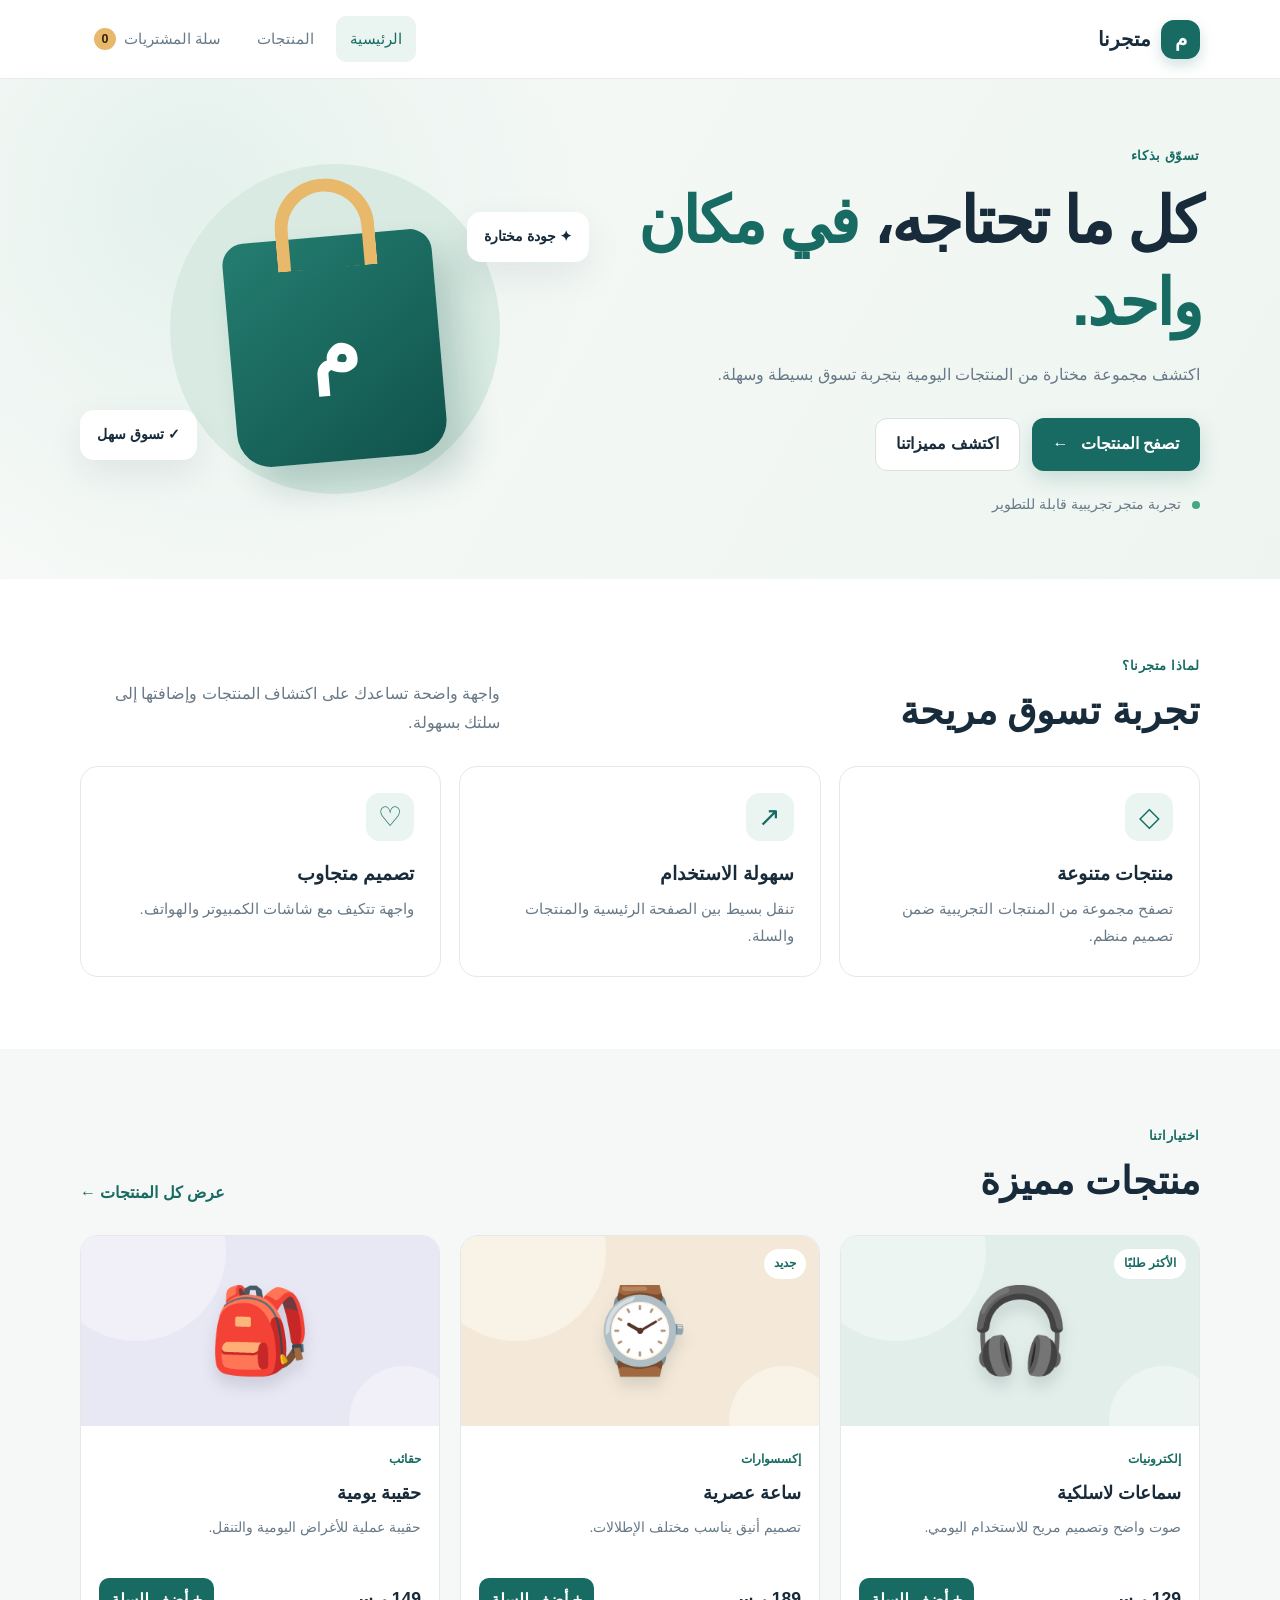
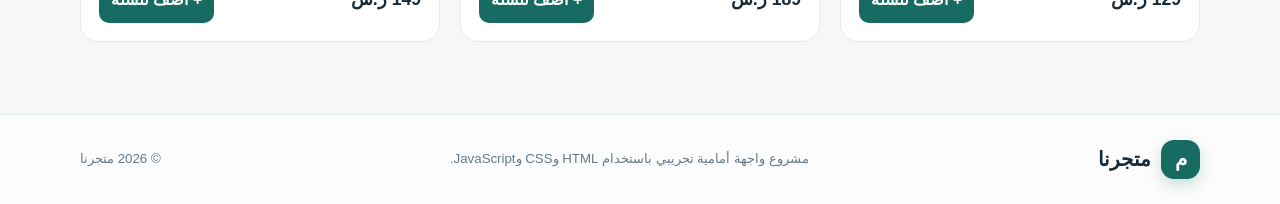
<file: index.html>
<!DOCTYPE html>
<html lang="ar" dir="rtl">
<head>
  <meta charset="UTF-8">
  <meta name="viewport" content="width=device-width, initial-scale=1.0">
  <meta name="description" content="متجر إلكتروني تجريبي بتصميم متجاوب باستخدام HTML وCSS وJavaScript">
  <title>متجرنا | الصفحة الرئيسية</title>
  <link rel="stylesheet" href="style.css">
  <script src="script.js" defer></script>
</head>
<body>
  <header class="site-header">
    <div class="container header-inner">
      <a class="logo" href="index.html"><span class="logo-mark">م</span> متجرنا</a>
      <nav class="main-nav" aria-label="القائمة الرئيسية">
        <a class="active" href="index.html">الرئيسية</a>
        <a href="products.html">المنتجات</a>
        <a class="cart-link" href="cart.html">سلة المشتريات <span class="cart-count" data-cart-count>0</span></a>
      </nav>
    </div>
  </header>

  <main>
    <section class="hero">
      <div class="container hero-content">
        <div class="hero-copy">
          <span class="eyebrow">تسوّق بذكاء</span>
          <h1>كل ما تحتاجه، <span>في مكان واحد.</span></h1>
          <p>اكتشف مجموعة مختارة من المنتجات اليومية بتجربة تسوق بسيطة وسهلة.</p>
          <div class="hero-actions">
            <a class="btn btn-primary" href="products.html">تصفح المنتجات <span aria-hidden="true">←</span></a>
            <a class="btn btn-ghost" href="#features">اكتشف مميزاتنا</a>
          </div>
          <div class="hero-note"><span class="status-dot"></span> تجربة متجر تجريبية قابلة للتطوير</div>
        </div>
        <div class="hero-art" aria-label="رسم توضيحي لصندوق تسوق" role="img">
          <div class="art-circle"></div>
          <div class="shopping-bag"><div class="bag-handle"></div><div class="bag-face">م</div></div>
          <div class="floating-card floating-one">✦ جودة مختارة</div>
          <div class="floating-card floating-two">✓ تسوق سهل</div>
        </div>
      </div>
    </section>

    <section class="section container" id="features">
      <div class="section-heading">
        <div><span class="eyebrow">لماذا متجرنا؟</span><h2>تجربة تسوق مريحة</h2></div>
        <p>واجهة واضحة تساعدك على اكتشاف المنتجات وإضافتها إلى سلتك بسهولة.</p>
      </div>
      <div class="feature-grid">
        <article class="feature-card"><span class="feature-icon">◇</span><h3>منتجات متنوعة</h3><p>تصفح مجموعة من المنتجات التجريبية ضمن تصميم منظم.</p></article>
        <article class="feature-card"><span class="feature-icon">↗</span><h3>سهولة الاستخدام</h3><p>تنقل بسيط بين الصفحة الرئيسية والمنتجات والسلة.</p></article>
        <article class="feature-card"><span class="feature-icon">♡</span><h3>تصميم متجاوب</h3><p>واجهة تتكيف مع شاشات الكمبيوتر والهواتف.</p></article>
      </div>
    </section>

    <section class="section products-preview">
      <div class="container">
        <div class="section-heading">
          <div><span class="eyebrow">اختياراتنا</span><h2>منتجات مميزة</h2></div>
          <a class="text-link" href="products.html">عرض كل المنتجات ←</a>
        </div>
        <div class="product-grid" id="featuredProducts"></div>
      </div>
    </section>
  </main>

  <footer class="site-footer"><div class="container footer-inner"><a class="logo" href="index.html"><span class="logo-mark">م</span> متجرنا</a><p>مشروع واجهة أمامية تجريبي باستخدام HTML وCSS وJavaScript.</p><span>© <span data-year></span> متجرنا</span></div></footer>
</body>
</html>
</file>
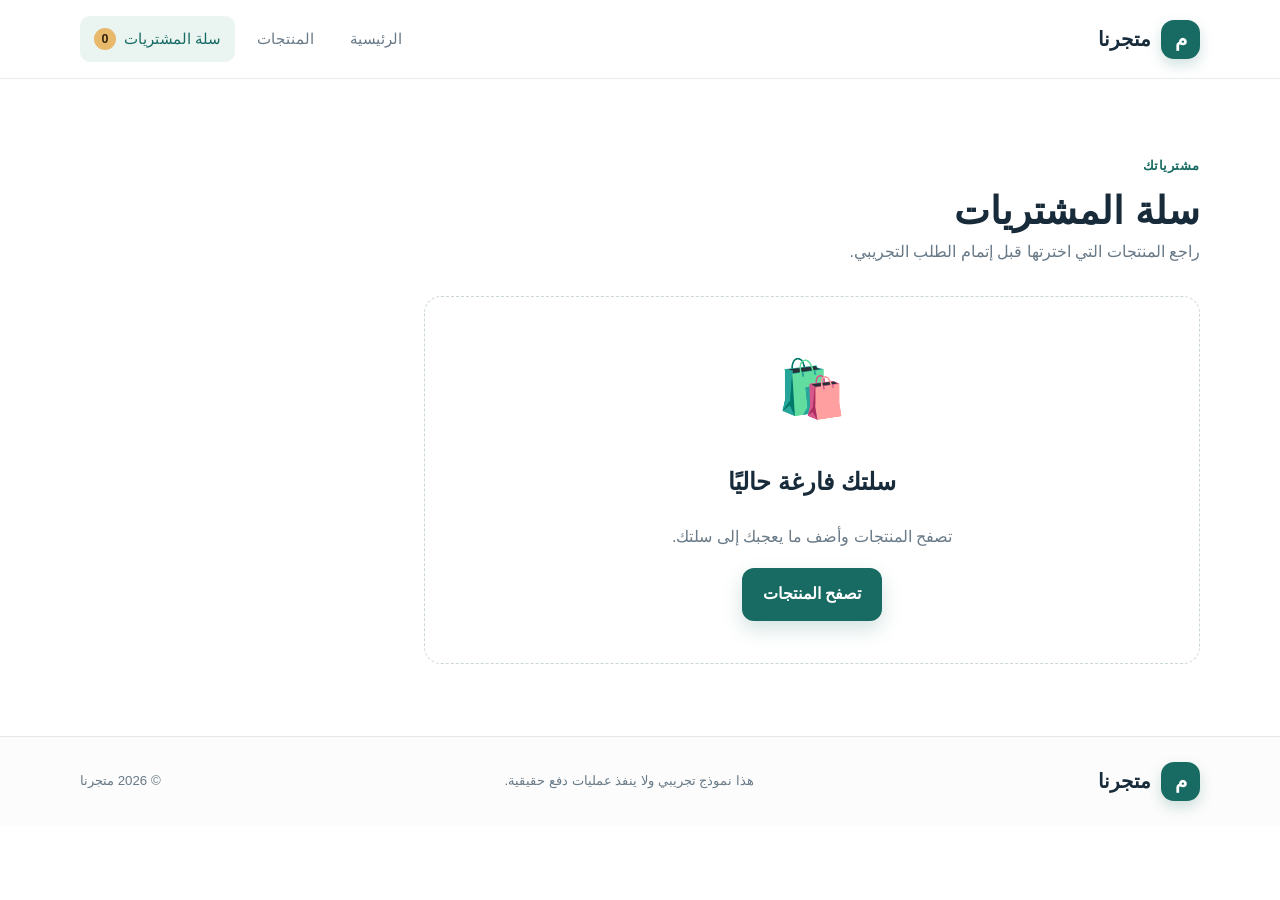
<file: cart.html>
<!DOCTYPE html>
<html lang="ar" dir="rtl">
<head>
  <meta charset="UTF-8">
  <meta name="viewport" content="width=device-width, initial-scale=1.0">
  <title>سلة المشتريات | متجرنا</title>
  <link rel="stylesheet" href="style.css">
  <script src="script.js" defer></script>
</head>
<body>
  <header class="site-header"><div class="container header-inner">
    <a class="logo" href="index.html"><span class="logo-mark">م</span> متجرنا</a>
    <nav class="main-nav" aria-label="القائمة الرئيسية"><a href="index.html">الرئيسية</a><a href="products.html">المنتجات</a><a class="active cart-link" href="cart.html">سلة المشتريات <span class="cart-count" data-cart-count>0</span></a></nav>
  </div></header>
  <main class="section container">
    <div class="page-intro"><span class="eyebrow">مشترياتك</span><h1>سلة المشتريات</h1><p>راجع المنتجات التي اخترتها قبل إتمام الطلب التجريبي.</p></div>
    <div id="cartContent" class="cart-layout"></div>
  </main>
  <footer class="site-footer"><div class="container footer-inner"><a class="logo" href="index.html"><span class="logo-mark">م</span> متجرنا</a><p>هذا نموذج تجريبي ولا ينفذ عمليات دفع حقيقية.</p><span>© <span data-year></span> متجرنا</span></div></footer>
</body>
</html>
</file>
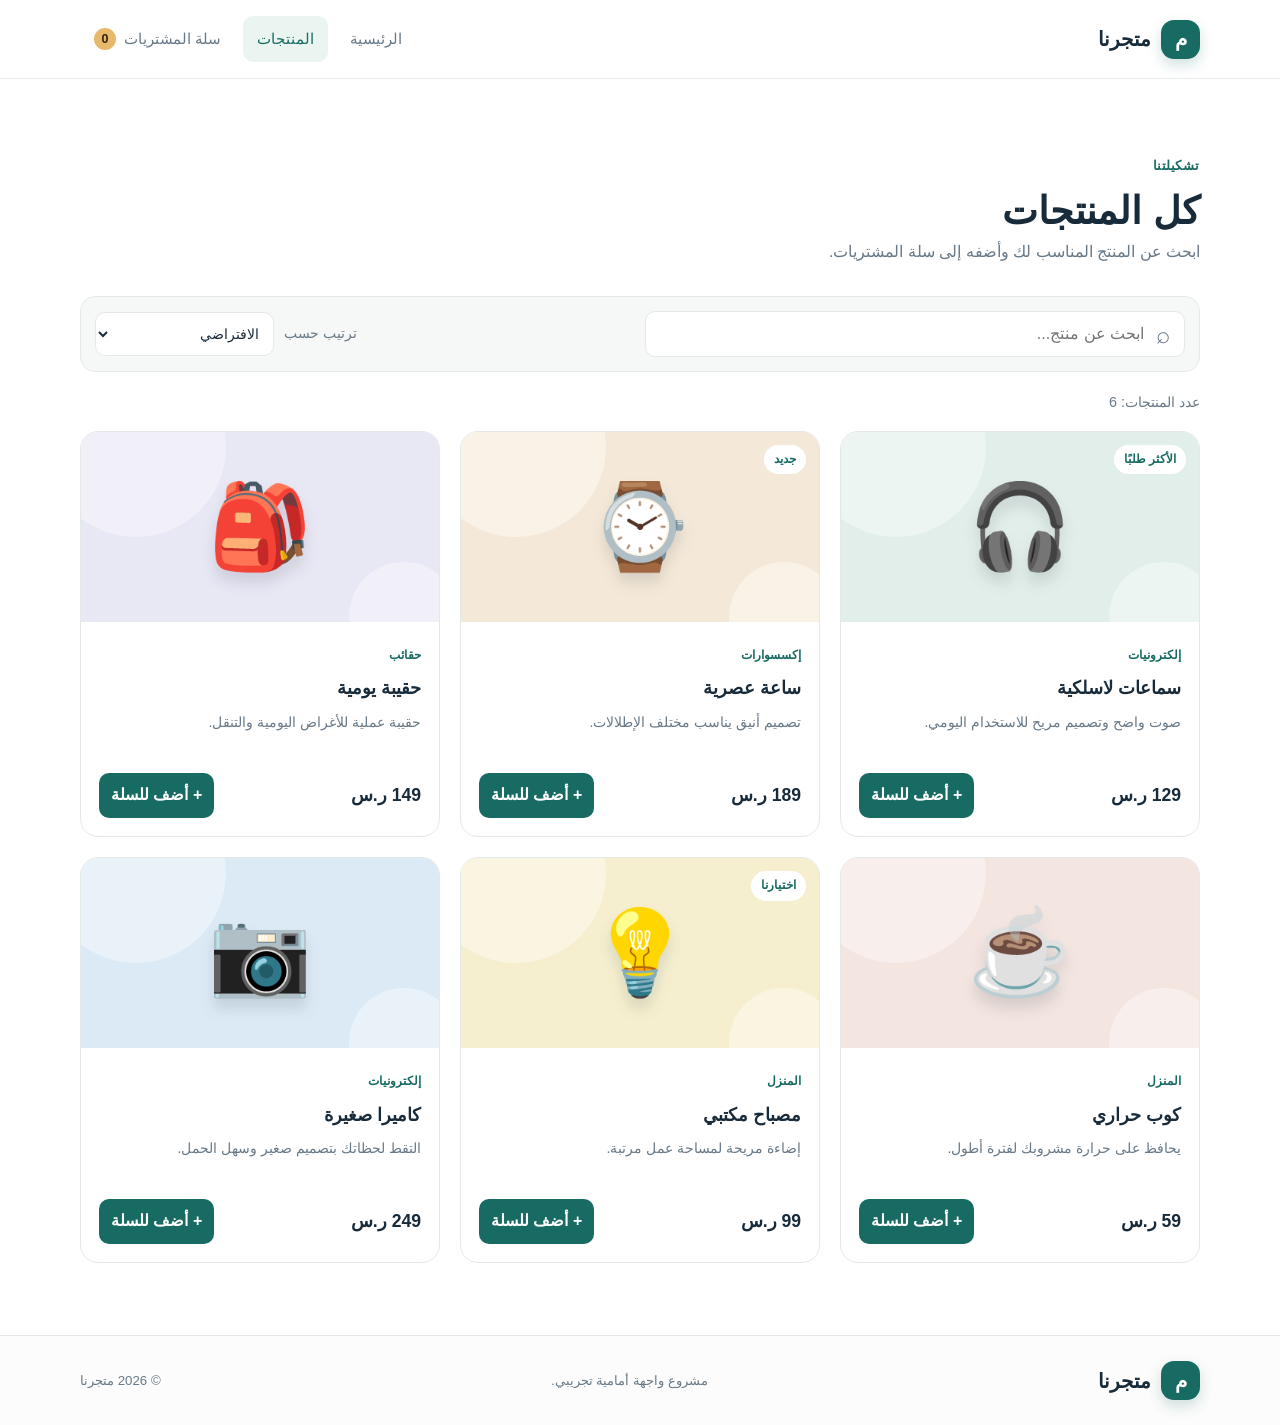
<file: products.html>
<!DOCTYPE html>
<html lang="ar" dir="rtl">
<head>
  <meta charset="UTF-8">
  <meta name="viewport" content="width=device-width, initial-scale=1.0">
  <title>المنتجات | متجرنا</title>
  <link rel="stylesheet" href="style.css">
  <script src="script.js" defer></script>
</head>
<body>
  <header class="site-header"><div class="container header-inner">
    <a class="logo" href="index.html"><span class="logo-mark">م</span> متجرنا</a>
    <nav class="main-nav" aria-label="القائمة الرئيسية"><a href="index.html">الرئيسية</a><a class="active" href="products.html">المنتجات</a><a class="cart-link" href="cart.html">سلة المشتريات <span class="cart-count" data-cart-count>0</span></a></nav>
  </div></header>
  <main class="section container">
    <div class="page-intro"><span class="eyebrow">تشكيلتنا</span><h1>كل المنتجات</h1><p>ابحث عن المنتج المناسب لك وأضفه إلى سلة المشتريات.</p></div>
    <div class="toolbar">
      <label class="search-box"><span>⌕</span><input id="productSearch" type="search" placeholder="ابحث عن منتج..." aria-label="ابحث عن منتج"></label>
      <label class="sort-box">ترتيب حسب
        <select id="sortProducts"><option value="default">الافتراضي</option><option value="low">السعر: من الأقل للأعلى</option><option value="high">السعر: من الأعلى للأقل</option></select>
      </label>
    </div>
    <p class="results-line" id="resultsCount" aria-live="polite"></p>
    <div class="product-grid" id="allProducts"></div>
    <div class="empty-state hidden" id="noProducts"><span>⌕</span><h2>لم نعثر على منتجات</h2><p>جرّب تغيير كلمة البحث.</p></div>
  </main>
  <footer class="site-footer"><div class="container footer-inner"><a class="logo" href="index.html"><span class="logo-mark">م</span> متجرنا</a><p>مشروع واجهة أمامية تجريبي.</p><span>© <span data-year></span> متجرنا</span></div></footer>
</body>
</html>
</file>
<file: style.css>
:root {
  --ink: #182b3a;
  --muted: #687987;
  --primary: #176b62;
  --primary-dark: #10534c;
  --accent: #e8b86b;
  --paper: #f6f8f7;
  --white: #ffffff;
  --line: #e3e9e6;
  --shadow: 0 14px 36px rgba(24, 43, 58, .08);
}
* { box-sizing: border-box; }
html { scroll-behavior: smooth; }
body { margin: 0; font-family: Tahoma, Arial, sans-serif; background: var(--white); color: var(--ink); line-height: 1.8; }
a { color: inherit; text-decoration: none; }
button, input, select { font: inherit; }
button, a, select { -webkit-tap-highlight-color: transparent; }
.container { width: min(1120px, calc(100% - 40px)); margin-inline: auto; }
.site-header { position: sticky; top: 0; z-index: 10; background: rgba(255,255,255,.94); backdrop-filter: blur(12px); border-bottom: 1px solid rgba(227,233,230,.85); }
.header-inner, .main-nav, .footer-inner { display: flex; align-items: center; justify-content: space-between; }
.header-inner { min-height: 78px; gap: 28px; }
.logo { display: inline-flex; align-items: center; gap: 10px; font-size: 1.25rem; font-weight: 800; white-space: nowrap; }
.logo-mark { display: inline-grid; place-items: center; width: 39px; height: 39px; border-radius: 13px; color: white; background: var(--primary); box-shadow: 0 6px 14px #176b6233; }
.main-nav { gap: 8px; flex-wrap: wrap; }
.main-nav a { padding: 9px 14px; border-radius: 10px; color: var(--muted); font-size: .94rem; transition: .2s ease; }
.main-nav a:hover, .main-nav a.active { color: var(--primary); background: #eaf4f1; }
.cart-link { display: inline-flex; align-items: center; gap: 8px; }
.cart-count { min-width: 22px; height: 22px; display: inline-grid; place-items: center; padding: 0 5px; border-radius: 99px; background: var(--accent); color: #33220b; font-size: .78rem; font-weight: 800; }
.hero { overflow: hidden; background: radial-gradient(circle at 15% 25%, #e4f1ec 0, transparent 35%), linear-gradient(120deg, #f8faf8, #eef5f1); }
.hero-content { display: grid; grid-template-columns: 1.05fr .95fr; align-items: center; gap: 48px; min-height: 500px; padding-block: 55px; }
.eyebrow { display: inline-block; color: var(--primary); font-size: .84rem; font-weight: 800; letter-spacing: .04em; }
.hero h1 { max-width: 620px; margin: 12px 0 16px; font-size: clamp(2.3rem, 5vw, 4.1rem); line-height: 1.28; letter-spacing: -.04em; }
.hero h1 span { color: var(--primary); }
.hero-copy > p, .section-heading > p, .page-intro p { color: var(--muted); max-width: 560px; margin: 0; }
.hero-actions { display: flex; align-items: center; gap: 12px; flex-wrap: wrap; margin-top: 28px; }
.btn { display: inline-flex; align-items: center; justify-content: center; gap: 12px; min-height: 48px; padding: 11px 20px; border-radius: 12px; font-weight: 700; border: 1px solid transparent; cursor: pointer; transition: transform .2s, background .2s; }
.btn:hover { transform: translateY(-2px); }
.btn-primary { background: var(--primary); color: white; box-shadow: 0 8px 20px #176b6230; }
.btn-primary:hover { background: var(--primary-dark); }
.btn-ghost { border-color: #d8e3de; background: white; }
.hero-note { margin-top: 22px; color: var(--muted); font-size: .85rem; }
.status-dot { display: inline-block; width: 8px; height: 8px; margin-left: 7px; border-radius: 50%; background: #43a786; }
.hero-art { position: relative; min-height: 350px; display: grid; place-items: center; }
.art-circle { position: absolute; width: min(330px, 80%); aspect-ratio: 1; border-radius: 50%; background: #d8eae2; }
.shopping-bag { position: relative; z-index: 1; width: 210px; height: 225px; margin-top: 38px; display: grid; place-items: center; border-radius: 22px 22px 34px 34px; background: linear-gradient(145deg, #247d70, #10534c); box-shadow: 18px 24px 35px #164f4433; transform: rotate(-5deg); }
.bag-handle { position: absolute; top: -58px; width: 100px; height: 90px; border: 13px solid var(--accent); border-bottom: 0; border-radius: 60px 60px 0 0; }
.bag-face { color: #fff; font-size: 5rem; font-weight: 900; }
.floating-card { position: absolute; z-index: 2; padding: 11px 16px; border: 1px solid #ffffffa8; border-radius: 14px; background: #fff; box-shadow: var(--shadow); font-weight: 700; font-size: .9rem; }
.floating-one { top: 58px; right: 0; }.floating-two { bottom: 44px; left: 0; }
.section { padding-block: 72px; }
.section-heading { display: flex; justify-content: space-between; align-items: end; gap: 24px; margin-bottom: 28px; }
.section-heading h2, .page-intro h1 { margin: 4px 0 0; font-size: clamp(1.8rem, 3vw, 2.5rem); line-height: 1.4; }
.section-heading > p { max-width: 420px; }
.feature-grid { display: grid; grid-template-columns: repeat(3, 1fr); gap: 18px; }
.feature-card { padding: 26px; border: 1px solid var(--line); border-radius: 18px; background: white; transition: transform .2s, box-shadow .2s; }
.feature-card:hover { transform: translateY(-4px); box-shadow: var(--shadow); }
.feature-icon { display: grid; place-items: center; width: 48px; height: 48px; border-radius: 14px; background: #eaf4f1; color: var(--primary); font-size: 1.7rem; }
.feature-card h3 { margin: 16px 0 6px; }.feature-card p { color: var(--muted); margin: 0; font-size: .93rem; }
.products-preview { background: var(--paper); }
.text-link { color: var(--primary); font-weight: 800; white-space: nowrap; }
.page-intro { margin-bottom: 30px; }
.toolbar { display: flex; align-items: center; justify-content: space-between; gap: 14px; margin-bottom: 18px; padding: 14px; border: 1px solid var(--line); border-radius: 15px; background: var(--paper); }
.search-box { display: flex; align-items: center; gap: 10px; flex: 1; max-width: 540px; padding: 0 14px; border: 1px solid var(--line); border-radius: 10px; background: white; color: var(--muted); }
.search-box span { font-size: 1.5rem; }
.search-box input { width: 100%; min-height: 44px; border: 0; outline: 0; background: transparent; color: var(--ink); }
.sort-box { display: flex; align-items: center; gap: 10px; color: var(--muted); font-size: .9rem; }
.sort-box select { min-height: 44px; max-width: 230px; padding: 0 10px; border: 1px solid var(--line); border-radius: 10px; background: white; color: var(--ink); }
.results-line { color: var(--muted); font-size: .9rem; }
.product-grid { display: grid; grid-template-columns: repeat(3, minmax(0, 1fr)); gap: 20px; }
.product-card { overflow: hidden; border: 1px solid var(--line); border-radius: 18px; background: white; transition: transform .2s, box-shadow .2s; }
.product-card:hover { transform: translateY(-4px); box-shadow: var(--shadow); }
.product-visual { display: grid; place-items: center; min-height: 190px; position: relative; overflow: hidden; background: var(--product-bg, #eaf4f1); }
.product-visual::before, .product-visual::after { content: ""; position: absolute; border-radius: 50%; background: #ffffff60; }
.product-visual::before { width: 180px; height: 180px; top: -75px; left: -35px; }
.product-visual::after { width: 110px; height: 110px; bottom: -50px; right: -20px; }
.product-emoji { position: relative; z-index: 1; font-size: 5.2rem; filter: drop-shadow(0 10px 7px #172b3a20); }
.product-tag { position: absolute; z-index: 2; top: 13px; right: 13px; padding: 4px 10px; border-radius: 99px; background: white; color: var(--primary); font-size: .75rem; font-weight: 800; }
.product-info { padding: 18px; }
.product-category { color: var(--primary); font-size: .78rem; font-weight: 800; }
.product-info h3 { margin: 5px 0; font-size: 1.1rem; }
.product-description { min-height: 48px; margin: 0 0 15px; color: var(--muted); font-size: .88rem; }
.product-bottom { display: flex; align-items: center; justify-content: space-between; gap: 10px; }
.price { color: var(--ink); font-size: 1.1rem; font-weight: 900; white-space: nowrap; }
.add-btn { min-height: 40px; padding: 8px 12px; border: 0; border-radius: 10px; background: var(--primary); color: white; font-weight: 700; cursor: pointer; }
.add-btn:hover { background: var(--primary-dark); }
.empty-state { padding: 50px 20px; text-align: center; border: 1px dashed #cbd8d1; border-radius: 16px; color: var(--muted); }
.empty-state > span { font-size: 2.5rem; }.empty-state h2 { color: var(--ink); margin: 5px 0; }.hidden { display: none !important; }
.cart-layout { display: grid; grid-template-columns: minmax(0, 1fr) 320px; gap: 24px; align-items: start; }
.cart-items { display: grid; gap: 12px; }
.cart-item { display: grid; grid-template-columns: 86px 1fr auto; align-items: center; gap: 16px; padding: 16px; border: 1px solid var(--line); border-radius: 15px; }
.cart-item-visual { display: grid; place-items: center; width: 86px; height: 86px; border-radius: 13px; background: var(--product-bg, #eaf4f1); font-size: 2.7rem; }
.cart-item h3 { margin: 0 0 4px; font-size: 1rem; }.cart-item p { margin: 0; color: var(--muted); font-size: .9rem; }
.cart-item-actions { display: flex; align-items: center; gap: 8px; margin-top: 8px; }
.qty-btn, .remove-btn { min-width: 30px; min-height: 30px; border: 1px solid var(--line); border-radius: 8px; background: white; cursor: pointer; }
.remove-btn { color: #b74444; padding-inline: 9px; }
.cart-summary { position: sticky; top: 100px; padding: 22px; border: 1px solid var(--line); border-radius: 17px; background: var(--paper); }
.cart-summary h2 { margin-top: 0; font-size: 1.2rem; }.summary-row { display: flex; justify-content: space-between; gap: 12px; padding-block: 10px; color: var(--muted); }.summary-total { margin-top: 8px; padding-top: 16px; border-top: 1px solid var(--line); color: var(--ink); font-weight: 900; font-size: 1.15rem; }
.full-width { width: 100%; margin-top: 12px; }.small-note { color: var(--muted); font-size: .8rem; text-align: center; }
.empty-cart { padding: 42px 20px; border: 1px dashed #cbd8d1; border-radius: 17px; text-align: center; }.empty-cart .empty-icon { font-size: 3.5rem; }.empty-cart p { color: var(--muted); }
.site-footer { padding-block: 25px; border-top: 1px solid var(--line); background: #fbfcfb; }
.footer-inner { gap: 20px; flex-wrap: wrap; }.footer-inner p, .footer-inner > span { margin: 0; color: var(--muted); font-size: .83rem; }
.toast { position: fixed; z-index: 50; bottom: 22px; left: 22px; max-width: calc(100% - 44px); padding: 12px 18px; border-radius: 12px; background: var(--ink); color: white; box-shadow: var(--shadow); animation: toast-in .25s ease; }
@keyframes toast-in { from { opacity: 0; transform: translateY(10px); } to { opacity: 1; transform: translateY(0); } }
:focus-visible { outline: 3px solid #e8b86b; outline-offset: 3px; }
@media (max-width: 800px) {
  .header-inner { align-items: flex-start; flex-direction: column; padding-block: 14px; gap: 10px; }
  .main-nav { width: 100%; justify-content: flex-start; gap: 2px; }.main-nav a { padding: 8px 10px; font-size: .87rem; }
  .hero-content { grid-template-columns: 1fr; gap: 8px; padding-block: 45px; }.hero-art { min-height: 300px; }
  .feature-grid { grid-template-columns: 1fr; }.product-grid { grid-template-columns: repeat(2, minmax(0, 1fr)); }
  .section { padding-block: 50px; }.cart-layout { grid-template-columns: 1fr; }.cart-summary { position: static; }
}
@media (max-width: 540px) {
  .container { width: min(100% - 28px, 1120px); }.section-heading { align-items: flex-start; flex-direction: column; gap: 8px; }
  .toolbar { align-items: stretch; flex-direction: column; }.search-box { max-width: none; }.sort-box { justify-content: space-between; }
  .sort-box select { flex: 1; }.product-grid { grid-template-columns: 1fr; }.product-visual { min-height: 210px; }
  .cart-item { grid-template-columns: 66px 1fr; gap: 12px; }.cart-item-visual { width: 66px; height: 66px; font-size: 2.1rem; }.cart-item > .price { grid-column: 2; }
  .footer-inner { align-items: flex-start; flex-direction: column; gap: 10px; }.floating-one { right: -4px; }.floating-two { left: -4px; }
}
</file>
